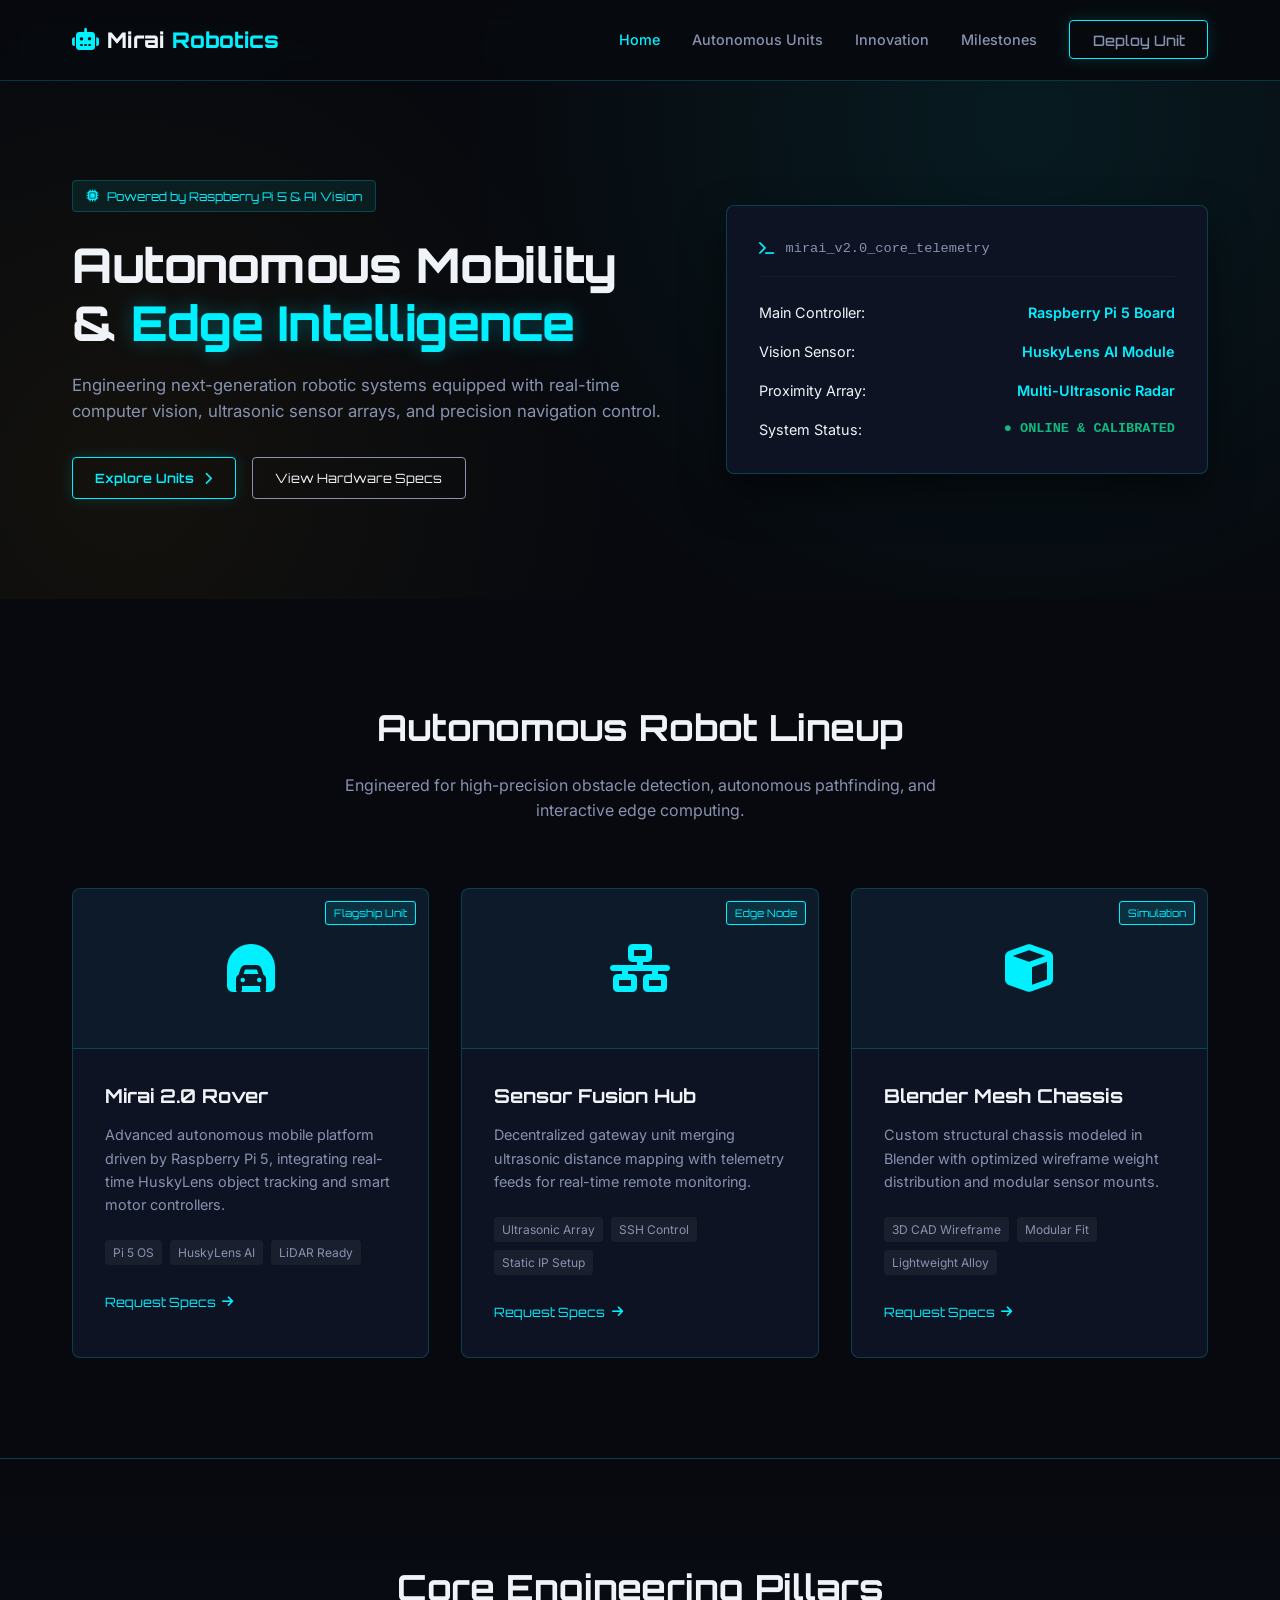
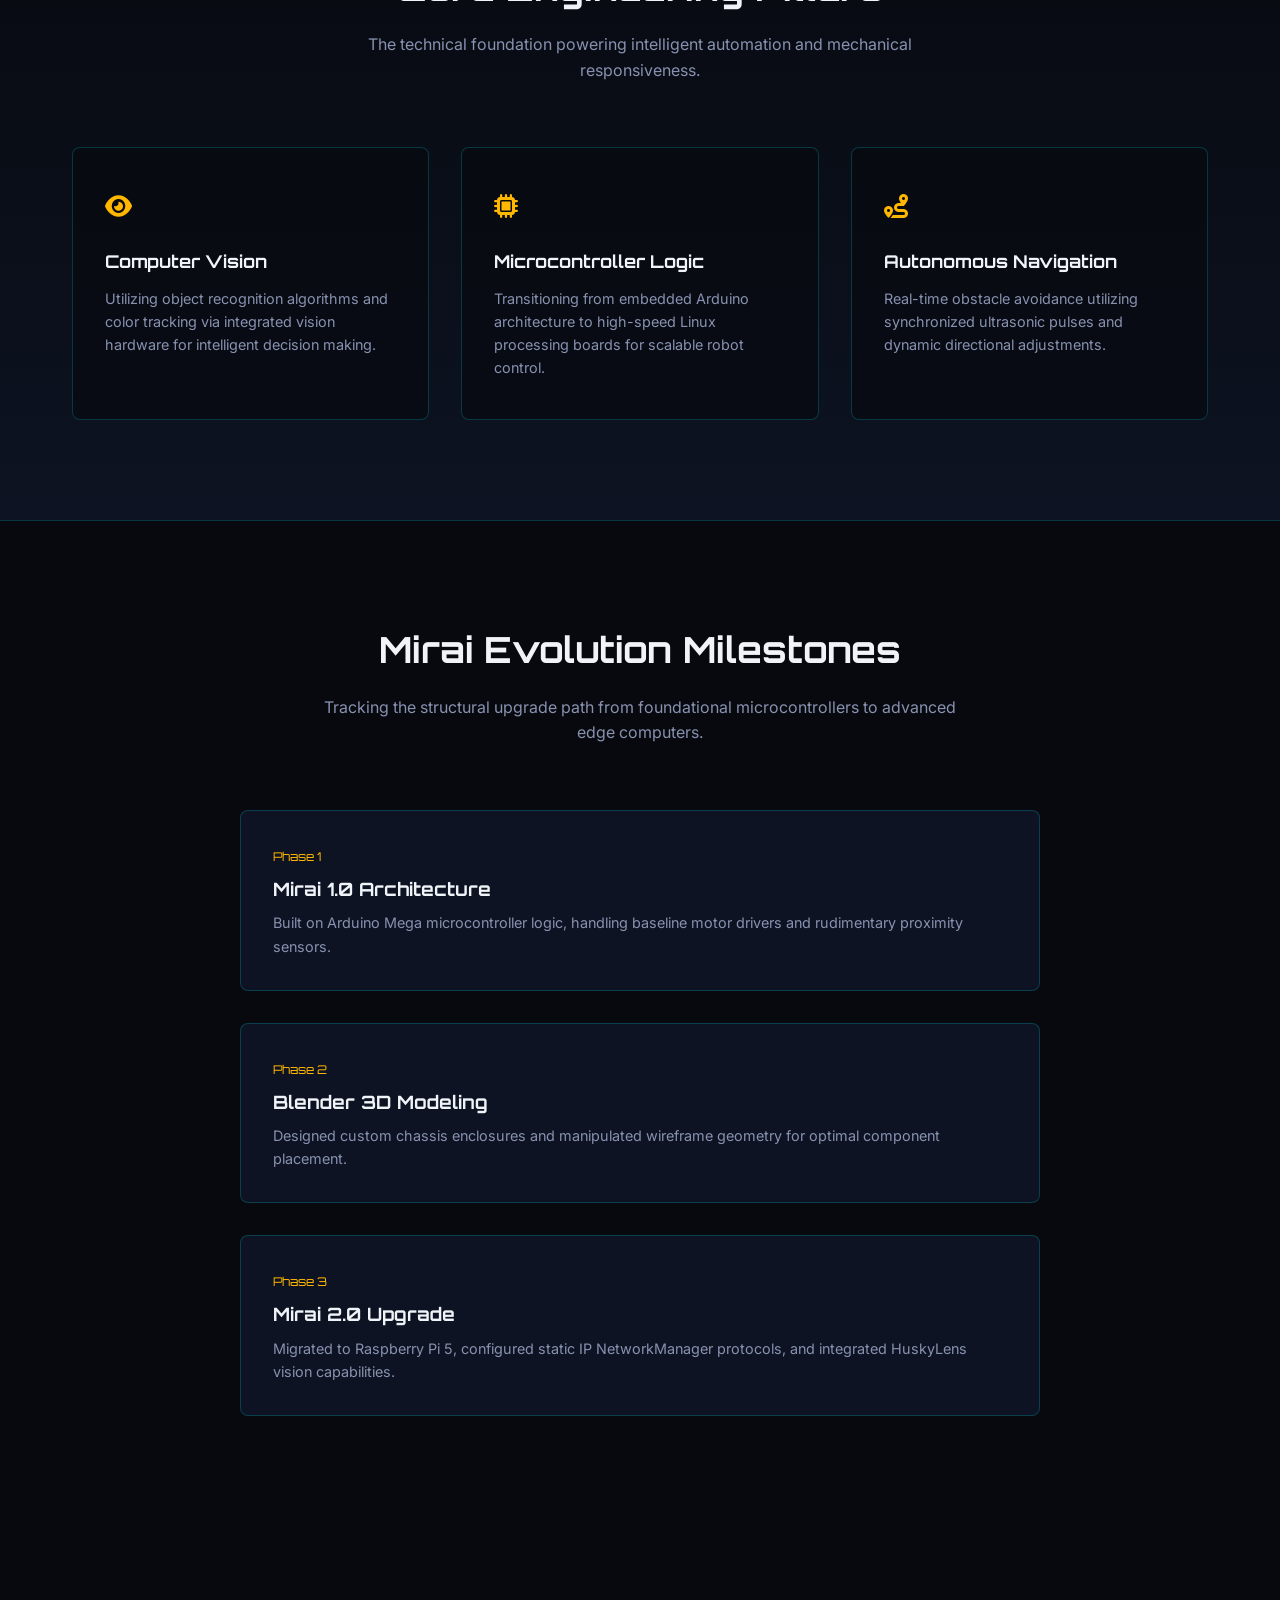
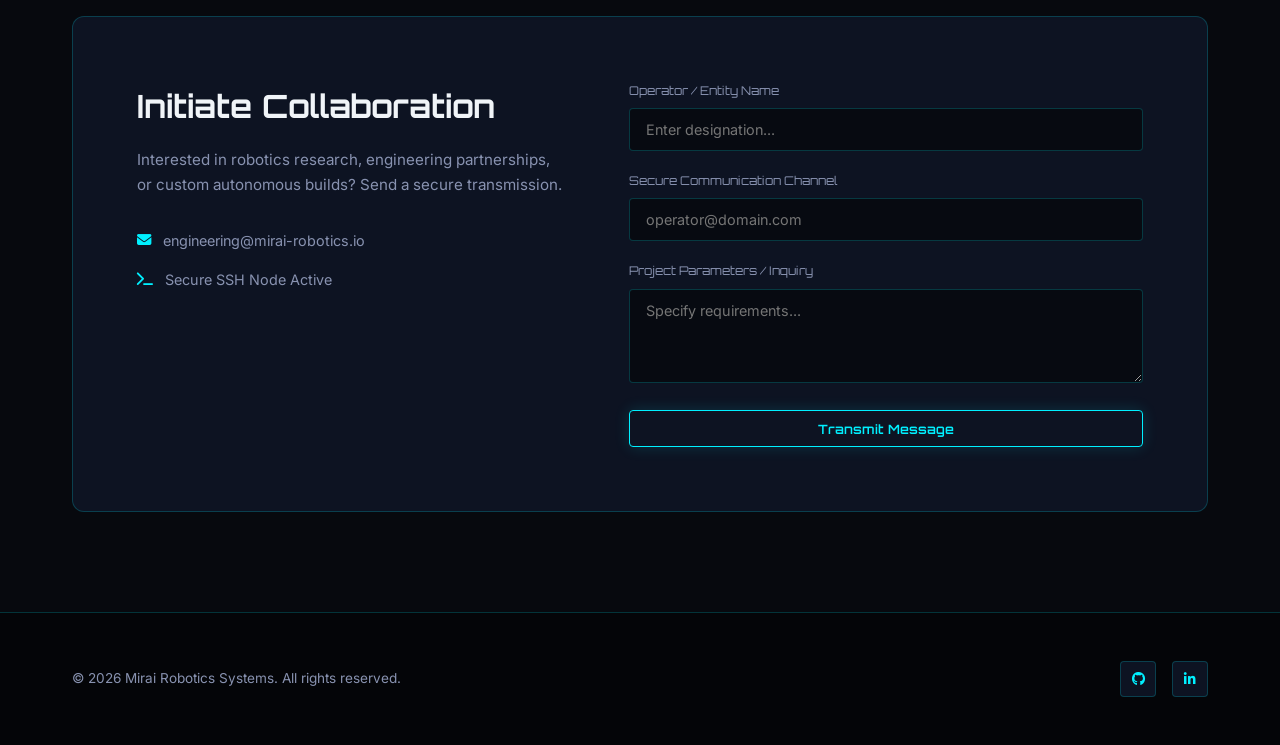
<file: robotics-website/index.html>
<!DOCTYPE html>
<html lang="en">
<head>
    <meta charset="UTF-8">
    <meta name="viewport" content="width=device-width, initial-scale=1.0">
    <title>Mirai Robotics — Next-Gen Autonomous Systems</title>
    <!-- Google Fonts -->
    <link rel="preconnect" href="https://fonts.googleapis.com">
    <link rel="preconnect" href="https://fonts.gstatic.com" crossorigin>
    <link href="https://fonts.googleapis.com/css2?family=Orbitron:wght@400;600;800&family=Inter:wght@300;400;500;600&display=swap" rel="stylesheet">
    <!-- FontAwesome -->
    <link rel="stylesheet" href="https://cdnjs.cloudflare.com/ajax/libs/font-awesome/6.4.0/css/all.min.css">
    <!-- Stylesheet -->
    <link rel="stylesheet" href="styles.css">
</head>
<body>

    <!-- Header / Navbar -->
    <header>
        <div class="container nav-container">
            <a href="#" class="logo">
                <i class="fa-solid fa-robot"></i> Mirai<span>Robotics</span>
            </a>
            <nav>
                <ul class="nav-links" id="navLinks">
                    <li><a href="#hero" class="active">Home</a></li>
                    <li><a href="#robots">Autonomous Units</a></li>
                    <li><a href="#tech">Innovation</a></li>
                    <li><a href="#highlights">Milestones</a></li>
                    <li><a href="#contact" class="btn btn-cyber">Deploy Unit</a></li>
                </ul>
            </nav>
            <div class="hamburger" id="hamburger">
                <i class="fa-solid fa-bars"></i>
            </div>
        </div>
    </header>

    <!-- Robotics Hero Section -->
    <section class="hero" id="hero">
        <div class="container hero-grid">
            <div class="hero-content">
                <div class="cyber-badge">
                    <i class="fa-solid fa-microchip"></i> Powered by Raspberry Pi 5 & AI Vision
                </div>
                <h1>Autonomous Mobility & <span>Edge Intelligence</span></h1>
                <p>Engineering next-generation robotic systems equipped with real-time computer vision, ultrasonic sensor arrays, and precision navigation control.</p>
                <div class="hero-btns">
                    <a href="#robots" class="btn btn-cyber">Explore Units <i class="fa-solid fa-chevron-right" style="margin-left: 6px;"></i></a>
                    <a href="#tech" class="btn btn-outline-cyber">View Hardware Specs</a>
                </div>
            </div>
            <div class="hero-visual">
                <div class="specs-card">
                    <div class="card-glow"></div>
                    <div class="specs-header">
                        <i class="fa-solid fa-terminal" style="color: var(--cyber-cyan);"></i>
                        <span>mirai_v2.0_core_telemetry</span>
                    </div>
                    <div class="specs-list">
                        <div class="spec-row">
                            <span>Main Controller:</span>
                            <span class="highlight">Raspberry Pi 5 Board</span>
                        </div>
                        <div class="spec-row">
                            <span>Vision Sensor:</span>
                            <span class="highlight">HuskyLens AI Module</span>
                        </div>
                        <div class="spec-row">
                            <span>Proximity Array:</span>
                            <span class="highlight">Multi-Ultrasonic Radar</span>
                        </div>
                        <div class="spec-row">
                            <span>System Status:</span>
                            <span class="status-active">● ONLINE & CALIBRATED</span>
                        </div>
                    </div>
                </div>
            </div>
        </div>
    </section>

    <!-- Robot Cards / Products Section -->
    <section id="robots">
        <div class="container">
            <div class="section-header">
                <h2>Autonomous Robot Lineup</h2>
                <p>Engineered for high-precision obstacle detection, autonomous pathfinding, and interactive edge computing.</p>
            </div>
            <div class="robots-grid">
                <!-- Card 1 -->
                <div class="robot-card">
                    <div class="robot-img-placeholder">
                        <i class="fa-solid fa-car-tunnel"></i>
                        <span class="badge-tag">Flagship Unit</span>
                    </div>
                    <div class="robot-info">
                        <h3>Mirai 2.0 Rover</h3>
                        <p>Advanced autonomous mobile platform driven by Raspberry Pi 5, integrating real-time HuskyLens object tracking and smart motor controllers.</p>
                        <ul class="robot-specs-tags">
                            <li>Pi 5 OS</li>
                            <li>HuskyLens AI</li>
                            <li>LiDAR Ready</li>
                        </ul>
                        <a href="#contact" class="card-link">Request Specs <i class="fa-solid fa-arrow-right"></i></a>
                    </div>
                </div>
                <!-- Card 2 -->
                <div class="robot-card">
                    <div class="robot-img-placeholder">
                        <i class="fa-solid fa-network-wired"></i>
                        <span class="badge-tag">Edge Node</span>
                    </div>
                    <div class="robot-info">
                        <h3>Sensor Fusion Hub</h3>
                        <p>Decentralized gateway unit merging ultrasonic distance mapping with telemetry feeds for real-time remote monitoring.</p>
                        <ul class="robot-specs-tags">
                            <li>Ultrasonic Array</li>
                            <li>SSH Control</li>
                            <li>Static IP Setup</li>
                        </ul>
                        <a href="#contact" class="card-link">Request Specs <i class="fa-solid fa-arrow-right"></i></a>
                    </div>
                </div>
                <!-- Card 3 -->
                <div class="robot-card">
                    <div class="robot-img-placeholder">
                        <i class="fa-solid fa-cube"></i>
                        <span class="badge-tag">Simulation</span>
                    </div>
                    <div class="robot-info">
                        <h3>Blender Mesh Chassis</h3>
                        <p>Custom structural chassis modeled in Blender with optimized wireframe weight distribution and modular sensor mounts.</p>
                        <ul class="robot-specs-tags">
                            <li>3D CAD Wireframe</li>
                            <li>Modular Fit</li>
                            <li>Lightweight Alloy</li>
                        </ul>
                        <a href="#contact" class="card-link">Request Specs <i class="fa-solid fa-arrow-right"></i></a>
                    </div>
                </div>
            </div>
        </div>
    </section>

    <!-- Technology & Innovation Section -->
    <section class="tech-section" id="tech">
        <div class="container">
            <div class="section-header">
                <h2>Core Engineering Pillars</h2>
                <p>The technical foundation powering intelligent automation and mechanical responsiveness.</p>
            </div>
            <div class="tech-grid">
                <div class="tech-item">
                    <div class="tech-icon"><i class="fa-solid fa-eye"></i></div>
                    <h3>Computer Vision</h3>
                    <p>Utilizing object recognition algorithms and color tracking via integrated vision hardware for intelligent decision making.</p>
                </div>
                <div class="tech-item">
                    <div class="tech-icon"><i class="fa-solid fa-microchip"></i></div>
                    <h3>Microcontroller Logic</h3>
                    <p>Transitioning from embedded Arduino architecture to high-speed Linux processing boards for scalable robot control.</p>
                </div>
                <div class="tech-item">
                    <div class="tech-icon"><i class="fa-solid fa-route"></i></div>
                    <h3>Autonomous Navigation</h3>
                    <p>Real-time obstacle avoidance utilizing synchronized ultrasonic pulses and dynamic directional adjustments.</p>
                </div>
            </div>
        </div>
    </section>

    <!-- Project Highlights Section -->
    <section id="highlights">
        <div class="container">
            <div class="section-header">
                <h2>Mirai Evolution Milestones</h2>
                <p>Tracking the structural upgrade path from foundational microcontrollers to advanced edge computers.</p>
            </div>
            <div class="timeline">
                <div class="timeline-item">
                    <div class="timeline-dot"></div>
                    <div class="timeline-content">
                        <span class="timeline-date">Phase 1</span>
                        <h3>Mirai 1.0 Architecture</h3>
                        <p>Built on Arduino Mega microcontroller logic, handling baseline motor drivers and rudimentary proximity sensors.</p>
                    </div>
                </div>
                <div class="timeline-item">
                    <div class="timeline-dot"></div>
                    <div class="timeline-content">
                        <span class="timeline-date">Phase 2</span>
                        <h3>Blender 3D Modeling</h3>
                        <p>Designed custom chassis enclosures and manipulated wireframe geometry for optimal component placement.</p>
                    </div>
                </div>
                <div class="timeline-item">
                    <div class="timeline-dot"></div>
                    <div class="timeline-content">
                        <span class="timeline-date">Phase 3</span>
                        <h3>Mirai 2.0 Upgrade</h3>
                        <p>Migrated to Raspberry Pi 5, configured static IP NetworkManager protocols, and integrated HuskyLens vision capabilities.</p>
                    </div>
                </div>
            </div>
        </div>
    </section>

    <!-- Contact Form Section -->
    <section id="contact">
        <div class="container">
            <div class="contact-box-grid">
                <div class="contact-intro">
                    <h2>Initiate Collaboration</h2>
                    <p>Interested in robotics research, engineering partnerships, or custom autonomous builds? Send a secure transmission.</p>
                    <div class="contact-meta">
                        <div class="meta-row"><i class="fa-solid fa-envelope"></i> engineering@mirai-robotics.io</div>
                        <div class="meta-row"><i class="fa-solid fa-terminal"></i> Secure SSH Node Active</div>
                    </div>
                </div>
                <form class="cyber-form" onsubmit="event.preventDefault(); alert('Transmission received successfully!');">
                    <div class="form-group">
                        <label>Operator / Entity Name</label>
                        <input type="text" class="cyber-input" placeholder="Enter designation..." required>
                    </div>
                    <div class="form-group">
                        <label>Secure Communication Channel</label>
                        <input type="email" class="cyber-input" placeholder="operator@domain.com" required>
                    </div>
                    <div class="form-group">
                        <label>Project Parameters / Inquiry</label>
                        <textarea class="cyber-input" rows="4" placeholder="Specify requirements..." required></textarea>
                    </div>
                    <button type="submit" class="btn btn-cyber" style="width: 100%;">Transmit Message</button>
                </form>
            </div>
        </div>
    </section>

    <!-- Footer -->
    <footer>
        <div class="container footer-content">
            <p>&copy; 2026 Mirai Robotics Systems. All rights reserved.</p>
            <div class="social-links">
                <a href="#"><i class="fa-brands fa-github"></i></a>
                <a href="#"><i class="fa-brands fa-linkedin-in"></i></a>
            </div>
        </div>
    </footer>

    <!-- Script -->
    <script>
        const hamburger = document.getElementById('hamburger');
        const navLinks = document.getElementById('navLinks');
        hamburger.addEventListener('click', () => {
            navLinks.classList.toggle('active');
        });
    </script>
</body>
</html>
</file>
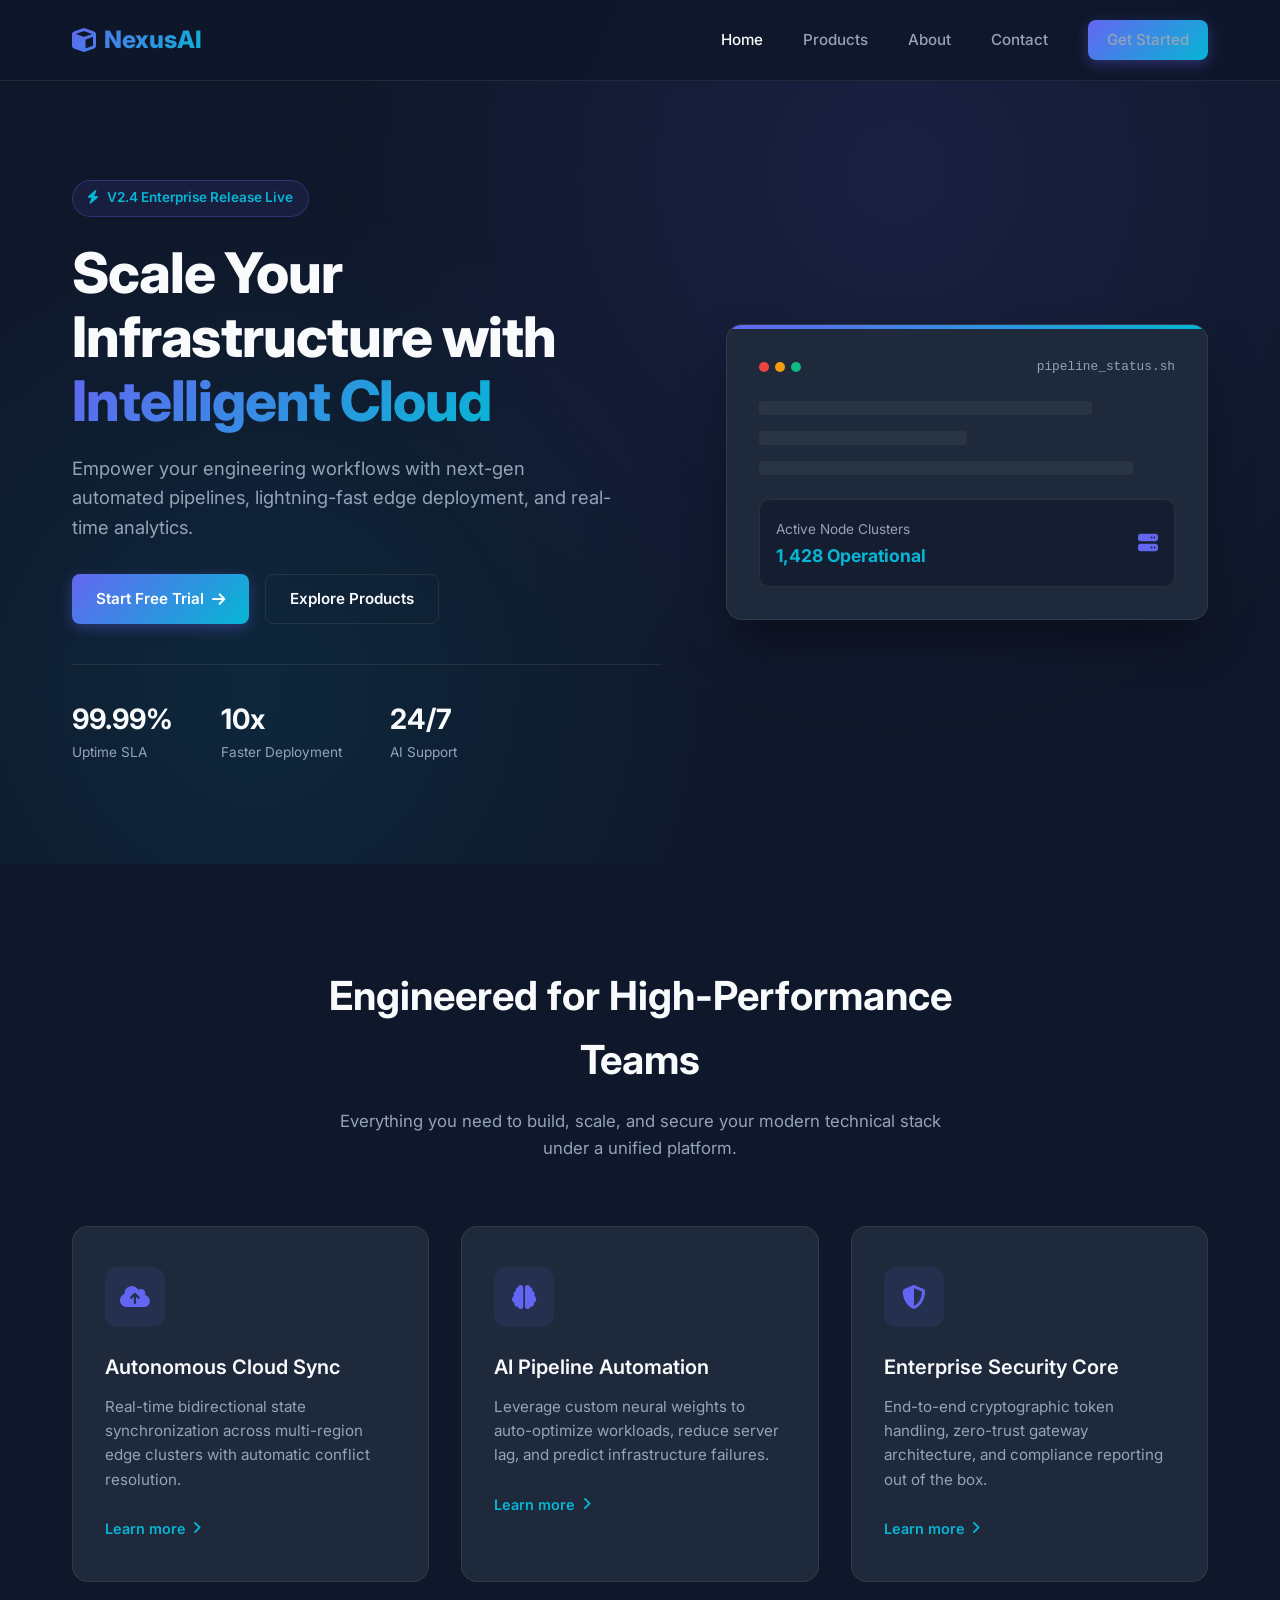
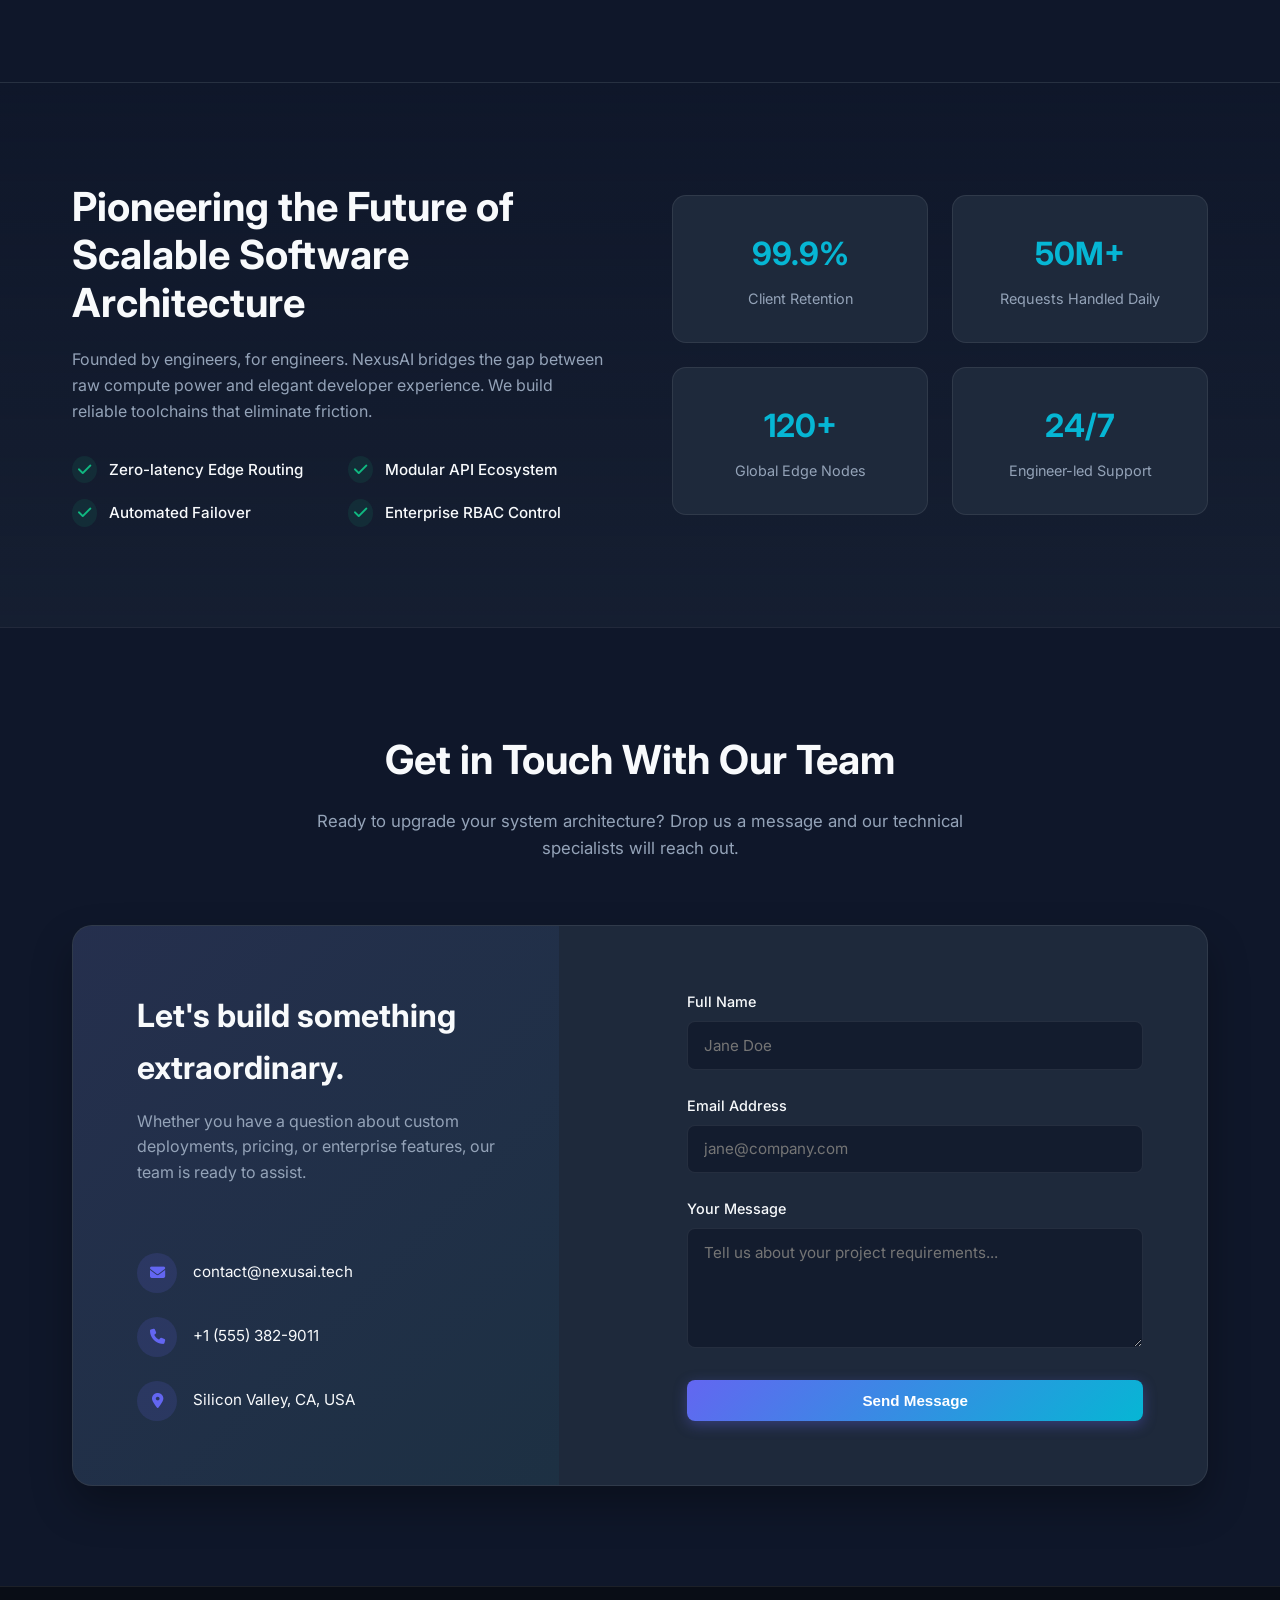
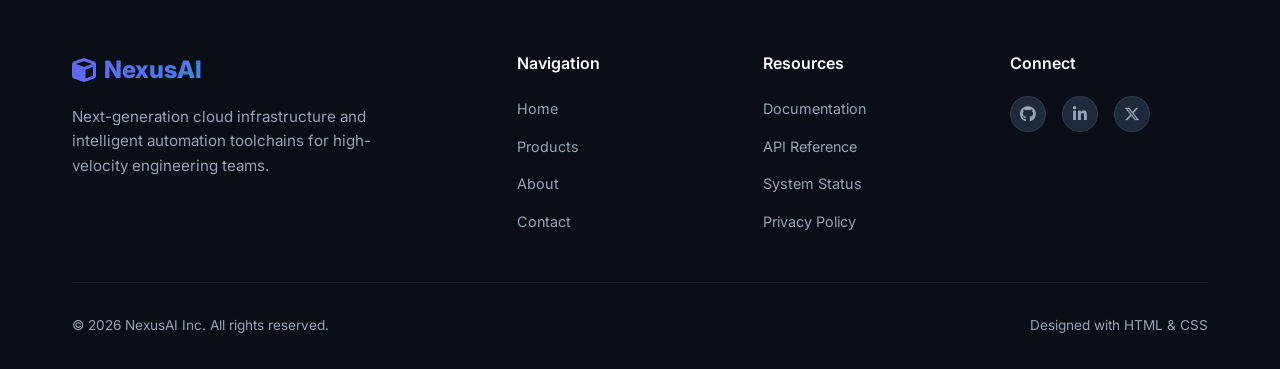
<file: tech-startup-landing-page/index.html>
<!DOCTYPE html>
<html lang="en">
<head>
    <meta charset="UTF-8">
    <meta name="viewport" content="width=device-width, initial-scale=1.0">
    <title>NexusAI — Next-Generation Cloud & Intelligence</title>
    <!-- Google Fonts -->
    <link rel="preconnect" href="https://fonts.googleapis.com">
    <link rel="preconnect" href="https://fonts.gstatic.com" crossorigin>
    <link href="https://fonts.googleapis.com/css2?family=Inter:wght@300;400;500;600;700;800&display=swap" rel="stylesheet">
    <!-- FontAwesome for Icons -->
    <link rel="stylesheet" href="https://cdnjs.cloudflare.com/ajax/libs/font-awesome/6.4.0/css/all.min.css">
    <!-- Custom Stylesheet -->
    <link rel="stylesheet" href="styles.css">
</head>
<body>

    <!-- Navigation Bar -->
    <header>
        <div class="container nav-container">
            <a href="#" class="logo">
                <i class="fa-solid fa-cube"></i> NexusAI
            </a>
            <nav>
                <ul class="nav-links" id="navLinks">
                    <li><a href="#home" class="active">Home</a></li>
                    <li><a href="#services">Products</a></li>
                    <li><a href="#about">About</a></li>
                    <li><a href="#contact">Contact</a></li>
                    <li><a href="#contact" class="btn btn-primary" style="padding: 0.5rem 1.2rem;">Get Started</a></li>
                </ul>
            </nav>
            <div class="hamburger" id="hamburger">
                <i class="fa-solid fa-bars"></i>
            </div>
        </div>
    </header>

    <!-- Hero Section -->
    <section class="hero" id="home">
        <div class="container hero-grid">
            <div class="hero-content">
                <div class="badge">
                    <i class="fa-solid fa-bolt"></i> V2.4 Enterprise Release Live
                </div>
                <h1>Scale Your Infrastructure with <span>Intelligent Cloud</span></h1>
                <p>Empower your engineering workflows with next-gen automated pipelines, lightning-fast edge deployment, and real-time analytics.</p>
                <div class="hero-btns">
                    <a href="#contact" class="btn btn-primary">Start Free Trial <i class="fa-solid fa-arrow-right" style="margin-left: 8px;"></i></a>
                    <a href="#services" class="btn btn-outline">Explore Products</a>
                </div>
                <div class="hero-stats">
                    <div class="stat-item">
                        <h3>99.99%</h3>
                        <p>Uptime SLA</p>
                    </div>
                    <div class="stat-item">
                        <h3>10x</h3>
                        <p>Faster Deployment</p>
                    </div>
                    <div class="stat-item">
                        <h3>24/7</h3>
                        <p>AI Support</p>
                    </div>
                </div>
            </div>
            <div class="hero-visual">
                <div class="mockup-card">
                    <div class="mockup-header">
                        <div class="dots">
                            <div class="dot dot-red"></div>
                            <div class="dot dot-yellow"></div>
                            <div class="dot dot-green"></div>
                        </div>
                        <span style="font-size: 0.8rem; color: var(--text-muted); font-family: monospace;">pipeline_status.sh</span>
                    </div>
                    <div class="mockup-body">
                        <div class="skeleton-line w-80"></div>
                        <div class="skeleton-line w-50"></div>
                        <div class="skeleton-line w-90"></div>
                        <div class="metric-box">
                            <div>
                                <span style="font-size: 0.85rem; color: var(--text-muted);">Active Node Clusters</span>
                                <h4 style="font-size: 1.1rem; color: var(--accent);">1,428 Operational</h4>
                            </div>
                            <i class="fa-solid fa-server" style="color: var(--primary); font-size: 1.25rem;"></i>
                        </div>
                    </div>
                </div>
            </div>
        </div>
    </section>

    <!-- Products / Services Section -->
    <section id="services">
        <div class="container">
            <div class="section-header">
                <h2>Engineered for High-Performance Teams</h2>
                <p>Everything you need to build, scale, and secure your modern technical stack under a unified platform.</p>
            </div>
            <div class="services-grid">
                <div class="service-card">
                    <div class="service-icon"><i class="fa-solid fa-cloud-arrow-up"></i></div>
                    <h3>Autonomous Cloud Sync</h3>
                    <p>Real-time bidirectional state synchronization across multi-region edge clusters with automatic conflict resolution.</p>
                    <a href="#contact" class="card-link">Learn more <i class="fa-solid fa-angle-right"></i></a>
                </div>
                <div class="service-card">
                    <div class="service-icon"><i class="fa-solid fa-brain"></i></div>
                    <h3>AI Pipeline Automation</h3>
                    <p>Leverage custom neural weights to auto-optimize workloads, reduce server lag, and predict infrastructure failures.</p>
                    <a href="#contact" class="card-link">Learn more <i class="fa-solid fa-angle-right"></i></a>
                </div>
                <div class="service-card">
                    <div class="service-icon"><i class="fa-solid fa-shield-halved"></i></div>
                    <h3>Enterprise Security Core</h3>
                    <p>End-to-end cryptographic token handling, zero-trust gateway architecture, and compliance reporting out of the box.</p>
                    <a href="#contact" class="card-link">Learn more <i class="fa-solid fa-angle-right"></i></a>
                </div>
            </div>
        </div>
    </section>

    <!-- About Section -->
    <section class="about-section" id="about">
        <div class="container about-grid">
            <div class="about-content">
                <h2>Pioneering the Future of Scalable Software Architecture</h2>
                <p>Founded by engineers, for engineers. NexusAI bridges the gap between raw compute power and elegant developer experience. We build reliable toolchains that eliminate friction.</p>
                <div class="features-list">
                    <div class="feature-item"><i class="fa-solid fa-check"></i> Zero-latency Edge Routing</div>
                    <div class="feature-item"><i class="fa-solid fa-check"></i> Modular API Ecosystem</div>
                    <div class="feature-item"><i class="fa-solid fa-check"></i> Automated Failover</div>
                    <div class="feature-item"><i class="fa-solid fa-check"></i> Enterprise RBAC Control</div>
                </div>
            </div>
            <div class="about-image-wrapper">
                <div class="about-box-grid">
                    <div class="about-card-stat">
                        <h4>99.9%</h4>
                        <p>Client Retention</p>
                    </div>
                    <div class="about-card-stat">
                        <h4>50M+</h4>
                        <p>Requests Handled Daily</p>
                    </div>
                    <div class="about-card-stat">
                        <h4>120+</h4>
                        <p>Global Edge Nodes</p>
                    </div>
                    <div class="about-card-stat">
                        <h4>24/7</h4>
                        <p>Engineer-led Support</p>
                    </div>
                </div>
            </div>
        </div>
    </section>

    <!-- Contact Section -->
    <section id="contact">
        <div class="container">
            <div class="section-header">
                <h2>Get in Touch With Our Team</h2>
                <p>Ready to upgrade your system architecture? Drop us a message and our technical specialists will reach out.</p>
            </div>
            <div class="contact-grid">
                <div class="contact-info">
                    <div>
                        <h3>Let's build something extraordinary.</h3>
                        <p>Whether you have a question about custom deployments, pricing, or enterprise features, our team is ready to assist.</p>
                    </div>
                    <div class="info-items">
                        <div class="info-item"><i class="fa-solid fa-envelope"></i><span>contact@nexusai.tech</span></div>
                        <div class="info-item"><i class="fa-solid fa-phone"></i><span>+1 (555) 382-9011</span></div>
                        <div class="info-item"><i class="fa-solid fa-location-dot"></i><span>Silicon Valley, CA, USA</span></div>
                    </div>
                </div>
                <form class="contact-form" onsubmit="event.preventDefault(); alert('Thank you! Your message has been sent successfully.');">
                    <div class="form-group">
                        <label for="name">Full Name</label>
                        <input type="text" id="name" class="form-control" placeholder="Jane Doe" required>
                    </div>
                    <div class="form-group">
                        <label for="email">Email Address</label>
                        <input type="email" id="email" class="form-control" placeholder="jane@company.com" required>
                    </div>
                    <div class="form-group">
                        <label for="message">Your Message</label>
                        <textarea id="message" class="form-control" placeholder="Tell us about your project requirements..." required></textarea>
                    </div>
                    <button type="submit" class="btn btn-primary" style="width: 100%;">Send Message</button>
                </form>
            </div>
        </div>
    </section>

    <!-- Footer -->
    <footer>
        <div class="container">
            <div class="footer-grid">
                <div class="footer-col">
                    <a href="#" class="logo"><i class="fa-solid fa-cube"></i> NexusAI</a>
                    <p>Next-generation cloud infrastructure and intelligent automation toolchains for high-velocity engineering teams.</p>
                </div>
                <div class="footer-col">
                    <h4>Navigation</h4>
                    <ul>
                        <li><a href="#home">Home</a></li>
                        <li><a href="#services">Products</a></li>
                        <li><a href="#about">About</a></li>
                        <li><a href="#contact">Contact</a></li>
                    </ul>
                </div>
                <div class="footer-col">
                    <h4>Resources</h4>
                    <ul>
                        <li><a href="#">Documentation</a></li>
                        <li><a href="#">API Reference</a></li>
                        <li><a href="#">System Status</a></li>
                        <li><a href="#">Privacy Policy</a></li>
                    </ul>
                </div>
                <div class="footer-col">
                    <h4>Connect</h4>
                    <div class="social-links" style="margin-top: 0.5rem;">
                        <a href="#"><i class="fa-brands fa-github"></i></a>
                        <a href="#"><i class="fa-brands fa-linkedin-in"></i></a>
                        <a href="#"><i class="fa-brands fa-x-twitter"></i></a>
                    </div>
                </div>
            </div>
            <div class="footer-bottom">
                <p>&copy; 2026 NexusAI Inc. All rights reserved.</p>
                <p>Designed with HTML & CSS</p>
            </div>
        </div>
    </footer>

    <!-- Mobile Menu Script -->
    <script>
        const hamburger = document.getElementById('hamburger');
        const navLinks = document.getElementById('navLinks');

        hamburger.addEventListener('click', () => {
            navLinks.classList.toggle('active');
            const icon = hamburger.querySelector('i');
            if (navLinks.classList.contains('active')) {
                icon.classList.remove('fa-bars');
                icon.classList.add('fa-xmark');
            } else {
                icon.classList.remove('fa-xmark');
                icon.classList.add('fa-bars');
            }
        });

        document.querySelectorAll('.nav-links a').forEach(link => {
            link.addEventListener('click', () => {
                navLinks.classList.remove('active');
                hamburger.querySelector('i').classList.remove('fa-xmark');
                hamburger.querySelector('i').classList.add('fa-bars');
            });
        });
    </script>
</body>
</html>
</file>
<file: robotics-website/styles.css>
/* Robotics Theme Variables */
:root {
    --cyber-dark: #07090e;
    --cyber-card: #0d1322;
    --cyber-cyan: #00f0ff;
    --cyber-amber: #ffb700;
    --cyber-border: rgba(0, 240, 255, 0.2);
    --text-main: #f0f4f8;
    --text-muted: #8892b0;
    --font-heading: 'Orbitron', sans-serif;
    --font-body: 'Inter', sans-serif;
    --transition: all 0.3s ease;
}

* {
    margin: 0;
    padding: 0;
    box-sizing: border-box;
}

html {
    scroll-behavior: smooth;
}

body {
    font-family: var(--font-body);
    background-color: var(--cyber-dark);
    color: var(--text-main);
    line-height: 1.6;
    overflow-x: hidden;
}

a {
    text-decoration: none;
    color: inherit;
}

ul {
    list-style: none;
}

.container {
    max-width: 1200px;
    margin: 0 auto;
    padding: 0 2rem;
}

/* Header */
header {
    position: fixed;
    top: 0;
    left: 0;
    width: 100%;
    background: rgba(7, 9, 14, 0.9);
    backdrop-filter: blur(12px);
    border-bottom: 1px solid var(--cyber-border);
    z-index: 1000;
}

.nav-container {
    display: flex;
    justify-content: space-between;
    align-items: center;
    height: 80px;
}

.logo {
    font-family: var(--font-heading);
    font-size: 1.35rem;
    font-weight: 800;
    color: var(--text-main);
    display: flex;
    align-items: center;
    gap: 0.5rem;
}

.logo i {
    color: var(--cyber-cyan);
}

.logo span {
    color: var(--cyber-cyan);
}

.nav-links {
    display: flex;
    gap: 2rem;
    align-items: center;
}

.nav-links a {
    font-size: 0.9rem;
    font-weight: 500;
    color: var(--text-muted);
    transition: var(--transition);
}

.nav-links a:hover, .nav-links a.active {
    color: var(--cyber-cyan);
}

.btn-cyber {
    background: transparent;
    border: 1px solid var(--cyber-cyan);
    color: var(--cyber-cyan);
    padding: 0.6rem 1.4rem;
    font-family: var(--font-heading);
    font-size: 0.8rem;
    font-weight: 600;
    border-radius: 4px;
    cursor: pointer;
    transition: var(--transition);
    box-shadow: 0 0 15px rgba(0, 240, 255, 0.15);
}

.btn-cyber:hover {
    background: var(--cyber-cyan);
    color: var(--cyber-dark);
    box-shadow: 0 0 25px rgba(0, 240, 255, 0.4);
}

.btn-outline-cyber {
    background: transparent;
    border: 1px solid var(--text-muted);
    color: var(--text-main);
    padding: 0.6rem 1.4rem;
    font-family: var(--font-heading);
    font-size: 0.8rem;
    border-radius: 4px;
    transition: var(--transition);
}

.btn-outline-cyber:hover {
    border-color: var(--cyber-amber);
    color: var(--cyber-amber);
}

.hamburger {
    display: none;
    cursor: pointer;
    font-size: 1.5rem;
    color: var(--cyber-cyan);
}

/* Hero Section */
.hero {
    padding: 180px 0 100px;
    background: radial-gradient(circle at 80% 20%, rgba(0, 240, 255, 0.08) 0%, transparent 50%),
                radial-gradient(circle at 10% 80%, rgba(255, 183, 0, 0.05) 0%, transparent 40%);
}

.hero-grid {
    display: grid;
    grid-template-columns: 1.1fr 0.9fr;
    gap: 4rem;
    align-items: center;
}

.cyber-badge {
    display: inline-flex;
    align-items: center;
    gap: 0.5rem;
    padding: 0.35rem 0.85rem;
    background: rgba(0, 240, 255, 0.08);
    border: 1px solid var(--cyber-border);
    border-radius: 4px;
    font-family: var(--font-heading);
    font-size: 0.75rem;
    color: var(--cyber-cyan);
    margin-bottom: 1.5rem;
}

.hero-content h1 {
    font-family: var(--font-heading);
    font-size: 3rem;
    font-weight: 800;
    line-height: 1.2;
    margin-bottom: 1.25rem;
    letter-spacing: -0.01em;
}

.hero-content h1 span {
    color: var(--cyber-cyan);
    text-shadow: 0 0 20px rgba(0, 240, 255, 0.3);
}

.hero-content p {
    color: var(--text-muted);
    font-size: 1.05rem;
    margin-bottom: 2rem;
}

.hero-btns {
    display: flex;
    gap: 1rem;
}

/* Specs Card Telemetry */
.specs-card {
    background: var(--cyber-card);
    border: 1px solid var(--cyber-border);
    border-radius: 8px;
    padding: 2rem;
    position: relative;
    box-shadow: 0 20px 40px rgba(0,0,0,0.5);
}

.specs-header {
    display: flex;
    align-items: center;
    gap: 0.75rem;
    font-family: monospace;
    font-size: 0.85rem;
    color: var(--text-muted);
    padding-bottom: 1rem;
    border-bottom: 1px solid rgba(255, 255, 255, 0.05);
    margin-bottom: 1.5rem;
}

.specs-list {
    display: flex;
    flex-direction: column;
    gap: 1rem;
}

.spec-row {
    display: flex;
    justify-content: space-between;
    font-size: 0.9rem;
}

.spec-row .highlight {
    color: var(--cyber-cyan);
    font-weight: 600;
}

.spec-row .status-active {
    color: #10b981;
    font-family: monospace;
    font-weight: 700;
    font-size: 0.85rem;
}

/* Sections */
section {
    padding: 100px 0;
}

.section-header {
    text-align: center;
    max-width: 650px;
    margin: 0 auto 4rem;
}

.section-header h2 {
    font-family: var(--font-heading);
    font-size: 2.25rem;
    font-weight: 700;
    margin-bottom: 1rem;
}

.section-header p {
    color: var(--text-muted);
    font-size: 1rem;
}

/* Robot Cards */
.robots-grid {
    display: grid;
    grid-template-columns: repeat(3, 1fr);
    gap: 2rem;
}

.robot-card {
    background: var(--cyber-card);
    border: 1px solid var(--cyber-border);
    border-radius: 8px;
    overflow: hidden;
    transition: var(--transition);
}

.robot-card:hover {
    transform: translateY(-5px);
    border-color: var(--cyber-cyan);
    box-shadow: 0 10px 30px rgba(0, 240, 255, 0.15);
}

.robot-img-placeholder {
    height: 160px;
    background: rgba(0, 240, 255, 0.03);
    border-bottom: 1px solid var(--cyber-border);
    display: flex;
    align-items: center;
    justify-content: center;
    font-size: 3rem;
    color: var(--cyber-cyan);
    position: relative;
}

.badge-tag {
    position: absolute;
    top: 12px;
    right: 12px;
    background: rgba(0, 240, 255, 0.1);
    border: 1px solid var(--cyber-cyan);
    font-family: var(--font-heading);
    font-size: 0.65rem;
    padding: 3px 8px;
    border-radius: 3px;
    color: var(--cyber-cyan);
}

.robot-info {
    padding: 2rem;
}

.robot-info h3 {
    font-family: var(--font-heading);
    font-size: 1.2rem;
    margin-bottom: 0.75rem;
}

.robot-info p {
    color: var(--text-muted);
    font-size: 0.9rem;
    margin-bottom: 1.5rem;
}

.robot-specs-tags {
    display: flex;
    flex-wrap: wrap;
    gap: 0.5rem;
    margin-bottom: 1.5rem;
}

.robot-specs-tags li {
    font-size: 0.75rem;
    background: rgba(255, 255, 255, 0.05);
    padding: 3px 8px;
    border-radius: 4px;
    color: var(--text-muted);
}

.card-link {
    font-family: var(--font-heading);
    font-size: 0.8rem;
    color: var(--cyber-cyan);
    display: inline-flex;
    align-items: center;
    gap: 0.4rem;
}

/* Tech Section */
.tech-section {
    background: linear-gradient(180deg, var(--cyber-dark) 0%, var(--cyber-card) 100%);
    border-top: 1px solid var(--cyber-border);
    border-bottom: 1px solid var(--cyber-border);
}

.tech-grid {
    display: grid;
    grid-template-columns: repeat(3, 1fr);
    gap: 2rem;
}

.tech-item {
    background: rgba(7, 9, 14, 0.6);
    border: 1px solid var(--cyber-border);
    padding: 2.5rem 2rem;
    border-radius: 8px;
}

.tech-icon {
    font-size: 1.5rem;
    color: var(--cyber-amber);
    margin-bottom: 1.25rem;
}

.tech-item h3 {
    font-family: var(--font-heading);
    font-size: 1.1rem;
    margin-bottom: 0.75rem;
}

.tech-item p {
    color: var(--text-muted);
    font-size: 0.9rem;
}

/* Timeline */
.timeline {
    display: flex;
    flex-direction: column;
    gap: 2rem;
    max-width: 800px;
    margin: 0 auto;
}

.timeline-item {
    background: var(--cyber-card);
    border: 1px solid var(--cyber-border);
    padding: 2rem;
    border-radius: 8px;
    position: relative;
}

.timeline-date {
    font-family: var(--font-heading);
    font-size: 0.75rem;
    color: var(--cyber-amber);
    margin-bottom: 0.5rem;
    display: inline-block;
}

.timeline-item h3 {
    font-family: var(--font-heading);
    font-size: 1.15rem;
    margin-bottom: 0.5rem;
}

.timeline-item p {
    color: var(--text-muted);
    font-size: 0.9rem;
}

/* Contact Box */
.contact-box-grid {
    display: grid;
    grid-template-columns: 1fr 1.2fr;
    gap: 4rem;
    background: var(--cyber-card);
    border: 1px solid var(--cyber-border);
    border-radius: 12px;
    padding: 4rem;
}

.contact-intro h2 {
    font-family: var(--font-heading);
    font-size: 2rem;
    margin-bottom: 1rem;
}

.contact-intro p {
    color: var(--text-muted);
    margin-bottom: 2rem;
    font-size: 0.95rem;
}

.contact-meta {
    display: flex;
    flex-direction: column;
    gap: 1rem;
}

.meta-row {
    display: flex;
    align-items: center;
    gap: 0.75rem;
    font-size: 0.9rem;
    color: var(--text-muted);
}

.meta-row i {
    color: var(--cyber-cyan);
}

.cyber-form .form-group {
    margin-bottom: 1.25rem;
}

.cyber-form label {
    display: block;
    font-family: var(--font-heading);
    font-size: 0.75rem;
    margin-bottom: 0.5rem;
    color: var(--text-muted);
}

.cyber-input {
    width: 100%;
    padding: 0.75rem 1rem;
    background: rgba(7, 9, 14, 0.8);
    border: 1px solid var(--cyber-border);
    border-radius: 4px;
    color: var(--text-main);
    font-family: var(--font-body);
    font-size: 0.9rem;
    transition: var(--transition);
}

.cyber-input:focus {
    outline: none;
    border-color: var(--cyber-cyan);
    box-shadow: 0 0 10px rgba(0, 240, 255, 0.2);
}

/* Footer */
footer {
    background: #040508;
    border-top: 1px solid var(--cyber-border);
    padding: 3rem 0;
}

.footer-content {
    display: flex;
    justify-content: space-between;
    align-items: center;
    color: var(--text-muted);
    font-size: 0.85rem;
}

.social-links {
    display: flex;
    gap: 1rem;
}

.social-links a {
    width: 36px;
    height: 36px;
    background: var(--cyber-card);
    border: 1px solid var(--cyber-border);
    border-radius: 4px;
    display: flex;
    align-items: center;
    justify-content: center;
    color: var(--cyber-cyan);
    transition: var(--transition);
}

.social-links a:hover {
    background: var(--cyber-cyan);
    color: var(--cyber-dark);
}

/* Responsive */
@media (max-width: 992px) {
    .hero-grid, .robots-grid, .tech-grid, .contact-box-grid {
        grid-template-columns: 1fr;
        gap: 3rem;
    }
    .hero-content { text-align: center; }
    .hero-btns { justify-content: center; }
}

@media (max-width: 768px) {
    .nav-links {
        position: fixed;
        top: 80px;
        left: -100%;
        width: 100%;
        height: calc(100vh - 80px);
        background: var(--cyber-dark);
        flex-direction: column;
        justify-content: center;
        align-items: center;
        transition: 0.3s ease-in-out;
        border-top: 1px solid var(--cyber-border);
    }
    .nav-links.active { left: 0; }
    .hamburger { display: block; }
    .hero-content h1 { font-size: 2.25rem; }
    .contact-box-grid { padding: 2rem; }
    .footer-content { flex-direction: column; gap: 1.5rem; text-align: center; }
}
</file>
<file: tech-startup-landing-page/styles.css>
/* CSS Reset & Variables */
:root {
    --primary: #6366f1;
    --primary-hover: #4f46e5;
    --accent: #06b6d4;
    --bg-dark: #0f172a;
    --bg-card: #1e293b;
    --text-main: #f8fafc;
    --text-muted: #94a3b8;
    --border-color: rgba(255, 255, 255, 0.08);
    --transition: all 0.3s ease;
}

* {
    margin: 0;
    padding: 0;
    box-sizing: border-box;
}

html {
    scroll-behavior: smooth;
}

body {
    font-family: 'Inter', sans-serif;
    background-color: var(--bg-dark);
    color: var(--text-main);
    line-height: 1.6;
    overflow-x: hidden;
}

a {
    text-decoration: none;
    color: inherit;
}

ul {
    list-style: none;
}

.container {
    max-width: 1200px;
    margin: 0 auto;
    padding: 0 2rem;
}

/* Navigation Bar */
header {
    position: fixed;
    top: 0;
    left: 0;
    width: 100%;
    background: rgba(15, 23, 42, 0.85);
    backdrop-filter: blur(12px);
    border-bottom: 1px solid var(--border-color);
    z-index: 1000;
}

.nav-container {
    display: flex;
    justify-content: space-between;
    align-items: center;
    height: 80px;
}

.logo {
    font-size: 1.5rem;
    font-weight: 800;
    background: linear-gradient(135deg, var(--primary), var(--accent));
    -webkit-background-clip: text;
    -webkit-text-fill-color: transparent;
    display: flex;
    align-items: center;
    gap: 0.5rem;
}

.nav-links {
    display: flex;
    gap: 2.5rem;
    align-items: center;
}

.nav-links a {
    font-size: 0.95rem;
    font-weight: 500;
    color: var(--text-muted);
    transition: var(--transition);
}

.nav-links a:hover, .nav-links a.active {
    color: var(--text-main);
}

.btn {
    display: inline-flex;
    align-items: center;
    justify-content: center;
    padding: 0.75rem 1.5rem;
    font-size: 0.95rem;
    font-weight: 600;
    border-radius: 8px;
    cursor: pointer;
    transition: var(--transition);
    border: none;
}

.btn-primary {
    background: linear-gradient(135deg, var(--primary), var(--accent));
    color: white;
    box-shadow: 0 4px 14px rgba(99, 102, 241, 0.35);
}

.btn-primary:hover {
    transform: translateY(-2px);
    box-shadow: 0 6px 20px rgba(99, 102, 241, 0.5);
}

.btn-outline {
    background: transparent;
    border: 1px solid var(--border-color);
    color: var(--text-main);
}

.btn-outline:hover {
    border-color: var(--primary);
    background: rgba(99, 102, 241, 0.05);
}

.hamburger {
    display: none;
    cursor: pointer;
    font-size: 1.5rem;
    color: var(--text-main);
}

/* Hero Section */
.hero {
    padding: 180px 0 100px;
    position: relative;
    background: radial-gradient(circle at 70% 20%, rgba(99, 102, 241, 0.12) 0%, transparent 50%),
                radial-gradient(circle at 20% 80%, rgba(6, 182, 212, 0.1) 0%, transparent 40%);
}

.hero-grid {
    display: grid;
    grid-template-columns: 1.1fr 0.9fr;
    gap: 4rem;
    align-items: center;
}

.badge {
    display: inline-flex;
    align-items: center;
    gap: 0.5rem;
    padding: 0.4rem 0.9rem;
    background: rgba(99, 102, 241, 0.1);
    border: 1px solid rgba(99, 102, 241, 0.3);
    border-radius: 50px;
    font-size: 0.85rem;
    font-weight: 600;
    color: var(--accent);
    margin-bottom: 1.5rem;
}

.hero-content h1 {
    font-size: 3.5rem;
    font-weight: 800;
    line-height: 1.15;
    margin-bottom: 1.25rem;
    letter-spacing: -0.02em;
}

.hero-content h1 span {
    background: linear-gradient(135deg, var(--primary), var(--accent));
    -webkit-background-clip: text;
    -webkit-text-fill-color: transparent;
}

.hero-content p {
    font-size: 1.15rem;
    color: var(--text-muted);
    margin-bottom: 2rem;
    max-width: 540px;
}

.hero-btns {
    display: flex;
    gap: 1rem;
    margin-bottom: 2.5rem;
}

.hero-stats {
    display: flex;
    gap: 3rem;
    padding-top: 2rem;
    border-top: 1px solid var(--border-color);
}

.stat-item h3 {
    font-size: 1.75rem;
    font-weight: 700;
    color: var(--text-main);
}

.stat-item p {
    font-size: 0.85rem;
    color: var(--text-muted);
    margin: 0;
}

.mockup-card {
    background: var(--bg-card);
    border: 1px solid var(--border-color);
    border-radius: 16px;
    padding: 2rem;
    box-shadow: 0 25px 50px -12px rgba(0, 0, 0, 0.5);
    position: relative;
    overflow: hidden;
}

.mockup-card::before {
    content: '';
    position: absolute;
    top: 0;
    left: 0;
    width: 100%;
    height: 4px;
    background: linear-gradient(90deg, var(--primary), var(--accent));
}

.mockup-header {
    display: flex;
    justify-content: space-between;
    align-items: center;
    margin-bottom: 1.5rem;
}

.dots {
    display: flex;
    gap: 6px;
}

.dot {
    width: 10px;
    height: 10px;
    border-radius: 50%;
}

.dot-red { background: #ef4444; }
.dot-yellow { background: #f59e0b; }
.dot-green { background: #10b981; }

.mockup-body {
    display: flex;
    flex-direction: column;
    gap: 1rem;
}

.skeleton-line {
    height: 14px;
    background: rgba(255, 255, 255, 0.05);
    border-radius: 4px;
}

.skeleton-line.w-80 { width: 80%; }
.skeleton-line.w-50 { width: 50%; }
.skeleton-line.w-90 { width: 90%; }

.metric-box {
    display: flex;
    justify-content: space-between;
    align-items: center;
    background: rgba(15, 23, 42, 0.6);
    padding: 1rem;
    border-radius: 10px;
    border: 1px solid var(--border-color);
    margin-top: 0.5rem;
}

/* Sections */
section {
    padding: 100px 0;
}

.section-header {
    text-align: center;
    max-width: 650px;
    margin: 0 auto 4rem;
}

.section-header h2 {
    font-size: 2.5rem;
    font-weight: 700;
    margin-bottom: 1rem;
}

.section-header p {
    color: var(--text-muted);
    font-size: 1.05rem;
}

.services-grid {
    display: grid;
    grid-template-columns: repeat(3, 1fr);
    gap: 2rem;
}

.service-card {
    background: var(--bg-card);
    border: 1px solid var(--border-color);
    border-radius: 16px;
    padding: 2.5rem 2rem;
    transition: var(--transition);
}

.service-card:hover {
    transform: translateY(-5px);
    border-color: rgba(99, 102, 241, 0.4);
    box-shadow: 0 15px 30px rgba(0, 0, 0, 0.3);
}

.service-icon {
    width: 60px;
    height: 60px;
    border-radius: 12px;
    background: rgba(99, 102, 241, 0.1);
    color: var(--primary);
    display: flex;
    align-items: center;
    justify-content: center;
    font-size: 1.5rem;
    margin-bottom: 1.5rem;
    transition: var(--transition);
}

.service-card:hover .service-icon {
    background: var(--primary);
    color: white;
}

.service-card h3 {
    font-size: 1.25rem;
    font-weight: 600;
    margin-bottom: 0.75rem;
}

.service-card p {
    color: var(--text-muted);
    font-size: 0.95rem;
    margin-bottom: 1.5rem;
}

.card-link {
    font-size: 0.9rem;
    font-weight: 600;
    color: var(--accent);
    display: inline-flex;
    align-items: center;
    gap: 0.4rem;
}

/* About Section */
.about-section {
    background: linear-gradient(180deg, var(--bg-dark) 0%, rgba(30, 41, 59, 0.4) 100%);
    border-top: 1px solid var(--border-color);
    border-bottom: 1px solid var(--border-color);
}

.about-grid {
    display: grid;
    grid-template-columns: 1fr 1fr;
    gap: 4rem;
    align-items: center;
}

.about-content h2 {
    font-size: 2.5rem;
    font-weight: 700;
    margin-bottom: 1.25rem;
    line-height: 1.2;
}

.about-content p {
    color: var(--text-muted);
    margin-bottom: 1.5rem;
}

.features-list {
    display: grid;
    grid-template-columns: 1fr 1fr;
    gap: 1rem;
    margin-top: 2rem;
}

.feature-item {
    display: flex;
    align-items: center;
    gap: 0.75rem;
    font-weight: 500;
    font-size: 0.95rem;
}

.feature-item i {
    color: #10b981;
    background: rgba(16, 185, 129, 0.1);
    padding: 6px;
    border-radius: 50%;
}

.about-box-grid {
    display: grid;
    grid-template-columns: repeat(2, 1fr);
    gap: 1.5rem;
}

.about-card-stat {
    background: var(--bg-card);
    border: 1px solid var(--border-color);
    padding: 2rem;
    border-radius: 14px;
    text-align: center;
}

.about-card-stat h4 {
    font-size: 2rem;
    font-weight: 700;
    color: var(--accent);
    margin-bottom: 0.5rem;
}

.about-card-stat p {
    font-size: 0.9rem;
    color: var(--text-muted);
    margin: 0;
}

/* Contact Section */
.contact-grid {
    display: grid;
    grid-template-columns: 1fr 1.2fr;
    gap: 4rem;
    background: var(--bg-card);
    border: 1px solid var(--border-color);
    border-radius: 20px;
    overflow: hidden;
    box-shadow: 0 20px 40px rgba(0,0,0,0.3);
}

.contact-info {
    padding: 4rem;
    background: linear-gradient(135deg, rgba(99, 102, 241, 0.1), rgba(6, 182, 212, 0.05));
    display: flex;
    flex-direction: column;
    justify-content: space-between;
}

.contact-info h3 {
    font-size: 2rem;
    font-weight: 700;
    margin-bottom: 1rem;
}

.contact-info p {
    color: var(--text-muted);
    margin-bottom: 2.5rem;
}

.info-items {
    display: flex;
    flex-direction: column;
    gap: 1.5rem;
}

.info-item {
    display: flex;
    align-items: center;
    gap: 1rem;
    font-size: 0.95rem;
}

.info-item i {
    width: 40px;
    height: 40px;
    background: rgba(99, 102, 241, 0.15);
    color: var(--primary);
    border-radius: 50%;
    display: flex;
    align-items: center;
    justify-content: center;
}

.contact-form {
    padding: 4rem;
}

.form-group {
    margin-bottom: 1.5rem;
}

.form-group label {
    display: block;
    font-size: 0.9rem;
    font-weight: 500;
    margin-bottom: 0.5rem;
}

.form-control {
    width: 100%;
    padding: 0.85rem 1rem;
    background: rgba(15, 23, 42, 0.7);
    border: 1px solid var(--border-color);
    border-radius: 8px;
    color: var(--text-main);
    font-family: inherit;
    font-size: 0.95rem;
    transition: var(--transition);
}

.form-control:focus {
    outline: none;
    border-color: var(--primary);
    box-shadow: 0 0 0 3px rgba(99, 102, 241, 0.2);
}

textarea.form-control {
    resize: vertical;
    min-height: 120px;
}

/* Footer */
footer {
    background: #090d16;
    border-top: 1px solid var(--border-color);
    padding: 4rem 0 2rem;
}

.footer-grid {
    display: grid;
    grid-template-columns: 2fr 1fr 1fr 1fr;
    gap: 3rem;
    margin-bottom: 3rem;
}

.footer-col p {
    color: var(--text-muted);
    font-size: 0.95rem;
    margin-top: 1rem;
    max-width: 300px;
}

.footer-col h4 {
    font-size: 1rem;
    font-weight: 600;
    margin-bottom: 1.25rem;
}

.footer-col ul {
    display: flex;
    flex-direction: column;
    gap: 0.75rem;
}

.footer-col ul a {
    color: var(--text-muted);
    font-size: 0.9rem;
    transition: var(--transition);
}

.footer-col ul a:hover {
    color: var(--text-main);
}

.footer-bottom {
    display: flex;
    justify-content: space-between;
    align-items: center;
    padding-top: 2rem;
    border-top: 1px solid var(--border-color);
    color: var(--text-muted);
    font-size: 0.85rem;
}

.social-links {
    display: flex;
    gap: 1rem;
}

.social-links a {
    width: 36px;
    height: 36px;
    background: var(--bg-card);
    border: 1px solid var(--border-color);
    border-radius: 50%;
    display: flex;
    align-items: center;
    justify-content: center;
    color: var(--text-muted);
    transition: var(--transition);
}

.social-links a:hover {
    background: var(--primary);
    color: white;
    border-color: var(--primary);
}

/* Responsive */
@media (max-width: 992px) {
    .hero-grid, .about-grid, .contact-grid {
        grid-template-columns: 1fr;
        gap: 3rem;
    }
    .hero-content { text-align: center; }
    .hero-content p { margin: 0 auto 2rem; }
    .hero-btns, .hero-stats { justify-content: center; }
    .services-grid { grid-template-columns: repeat(2, 1fr); }
    .footer-grid { grid-template-columns: 1fr 1fr; }
}

@media (max-width: 768px) {
    .nav-links {
        position: fixed;
        top: 80px;
        left: -100%;
        width: 100%;
        height: calc(100vh - 80px);
        background: var(--bg-dark);
        flex-direction: column;
        justify-content: center;
        align-items: center;
        transition: 0.3s ease-in-out;
        border-top: 1px solid var(--border-color);
    }
    .nav-links.active { left: 0; }
    .hamburger { display: block; }
    .hero-content h1 { font-size: 2.75rem; }
    .services-grid, .features-list, .footer-grid { grid-template-columns: 1fr; }
    .contact-info, .contact-form { padding: 2.5rem; }
    .footer-bottom { flex-direction: column; gap: 1.5rem; text-align: center; }
}
</file>
